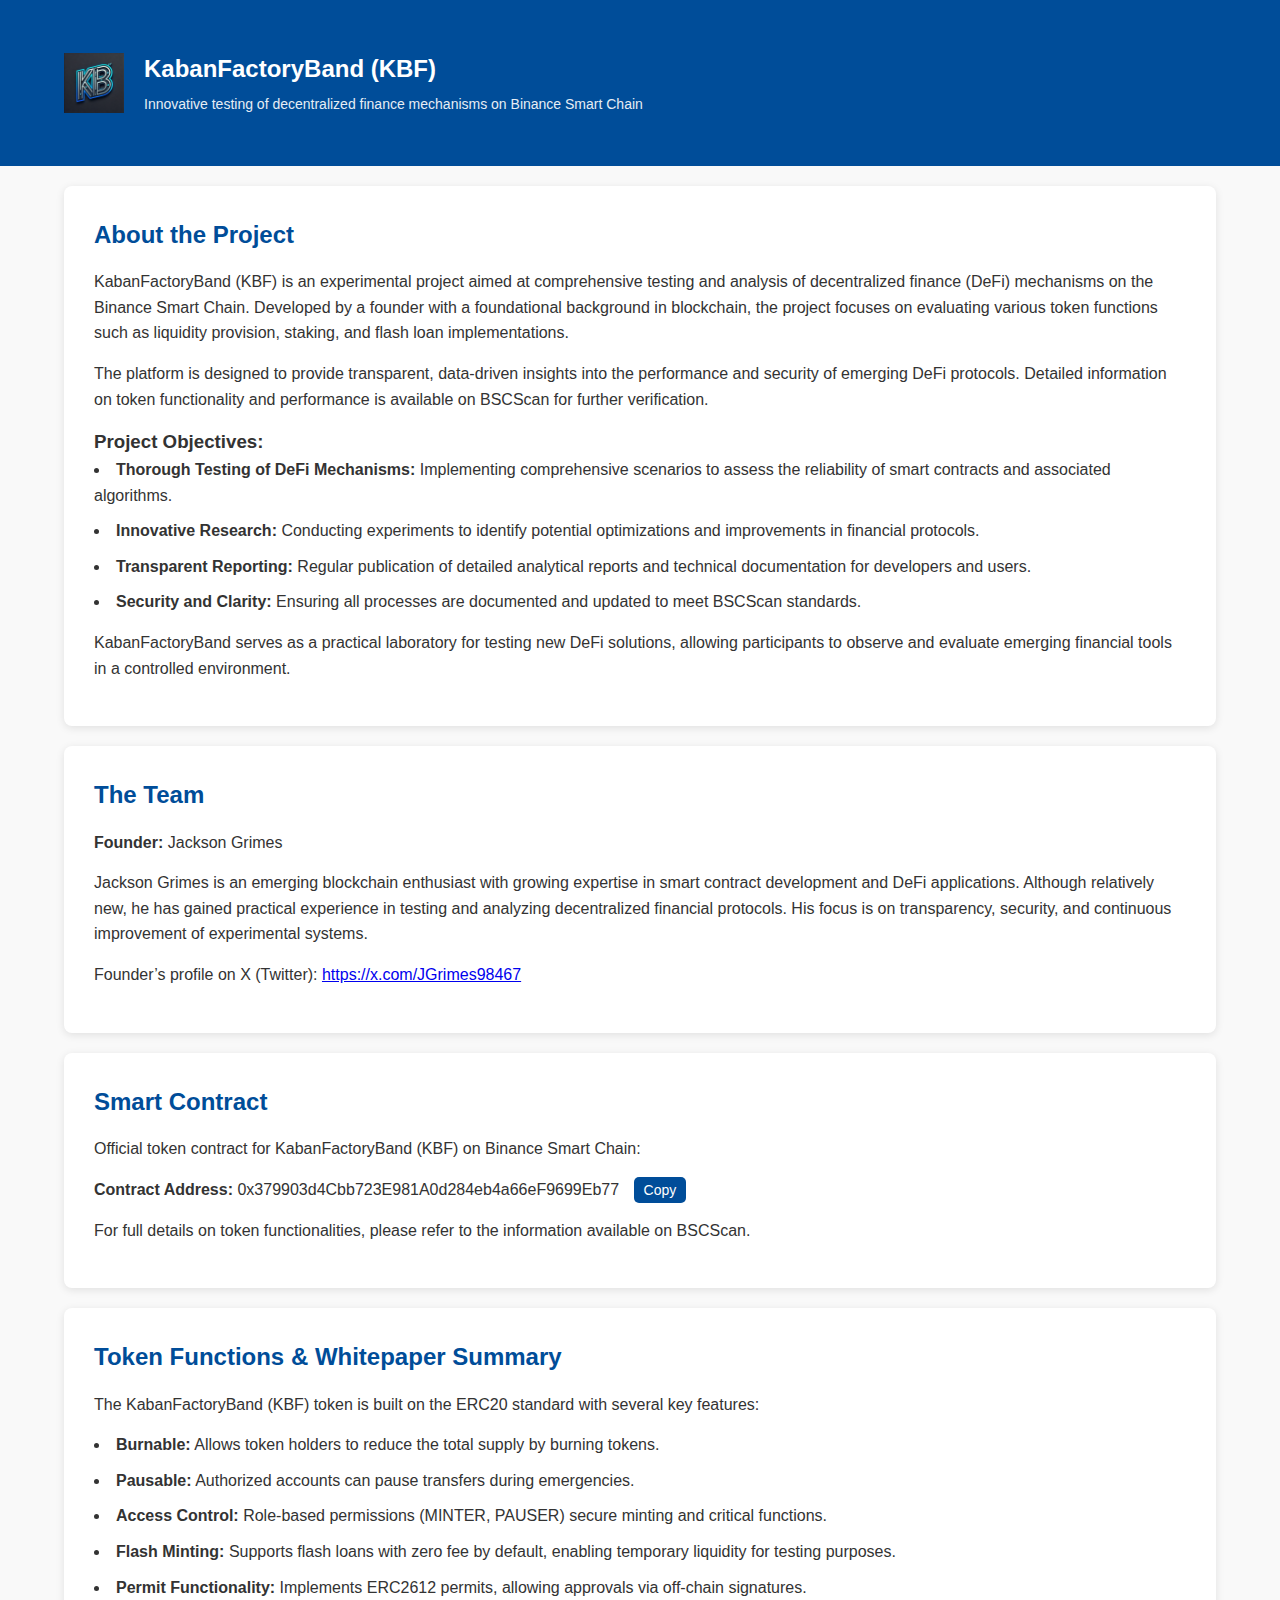
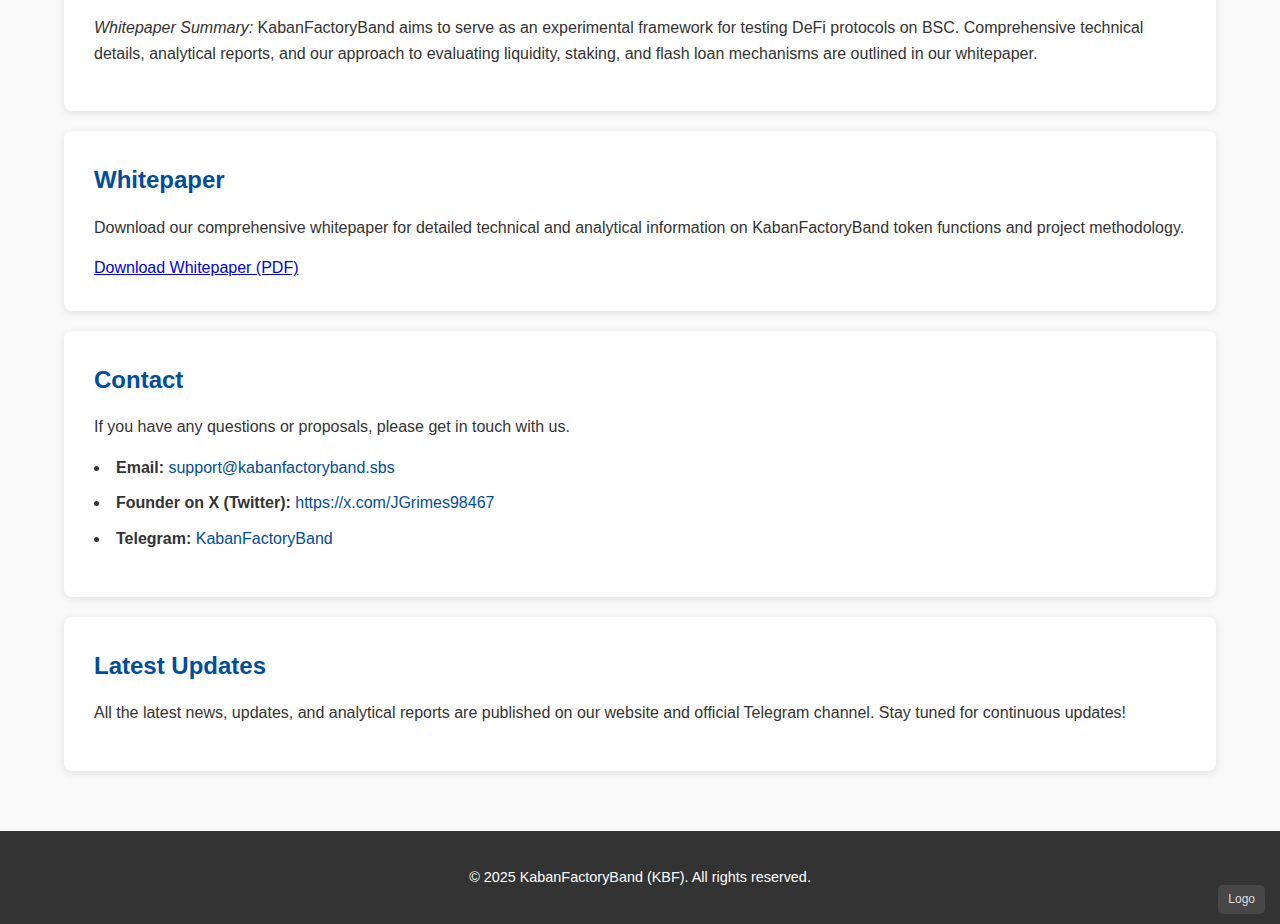
<file: index.html>
<!DOCTYPE html>
<html lang="en">
<head>
  <meta charset="UTF-8">
  <meta name="viewport" content="width=device-width, initial-scale=1">
  <title>KabanFactoryBand (KBF) – Experimental Project in DeFi</title>
  <link rel="stylesheet" href="css/style.css">
</head>
<body>
  <header class="header">
    <div class="container header-content">
      <img src="images/logopng.png" alt="KabanFactoryBand Logo" class="logo-small">
      <div class="header-text">
        <h1>KabanFactoryBand (KBF)</h1>
        <p>Innovative testing of decentralized finance mechanisms on Binance Smart Chain</p>
      </div>
    </div>
  </header>

  <main class="container">
    <!-- About Section -->
    <section id="about" class="section">
      <h2>About the Project</h2>
      <p>
        KabanFactoryBand (KBF) is an experimental project aimed at comprehensive testing and analysis of decentralized finance (DeFi) mechanisms on the Binance Smart Chain. Developed by a founder with a foundational background in blockchain, the project focuses on evaluating various token functions such as liquidity provision, staking, and flash loan implementations.
      </p>
      <p>
        The platform is designed to provide transparent, data-driven insights into the performance and security of emerging DeFi protocols. Detailed information on token functionality and performance is available on BSCScan for further verification.
      </p>
      <h3>Project Objectives:</h3>
      <ul>
        <li><strong>Thorough Testing of DeFi Mechanisms:</strong> Implementing comprehensive scenarios to assess the reliability of smart contracts and associated algorithms.</li>
        <li><strong>Innovative Research:</strong> Conducting experiments to identify potential optimizations and improvements in financial protocols.</li>
        <li><strong>Transparent Reporting:</strong> Regular publication of detailed analytical reports and technical documentation for developers and users.</li>
        <li><strong>Security and Clarity:</strong> Ensuring all processes are documented and updated to meet BSCScan standards.</li>
      </ul>
      <p>
        KabanFactoryBand serves as a practical laboratory for testing new DeFi solutions, allowing participants to observe and evaluate emerging financial tools in a controlled environment.
      </p>
    </section>

    <!-- Team Section -->
    <section id="team" class="section">
      <h2>The Team</h2>
      <p>
        <strong>Founder:</strong> Jackson Grimes
      </p>
      <p>
        Jackson Grimes is an emerging blockchain enthusiast with growing expertise in smart contract development and DeFi applications. Although relatively new, he has gained practical experience in testing and analyzing decentralized financial protocols. His focus is on transparency, security, and continuous improvement of experimental systems.
      </p>
      <p>
        Founder’s profile on X (Twitter): <a href="https://x.com/JGrimes98467" target="_blank">https://x.com/JGrimes98467</a>
      </p>
    </section>

    <!-- Contract Section -->
    <section id="contract" class="section">
      <h2>Smart Contract</h2>
      <p>Official token contract for KabanFactoryBand (KBF) on Binance Smart Chain:</p>
      <p><strong>Contract Address:</strong> 
        <span id="contract-address">0x379903d4Cbb723E981A0d284eb4a66eF9699Eb77</span>
        <button class="copy-btn" onclick="copyToClipboard()">Copy</button>
      </p>
      <p>
        For full details on token functionalities, please refer to the information available on BSCScan.
      </p>
    </section>

    <!-- Token Functions Section -->
    <section id="token-functions" class="section">
      <h2>Token Functions & Whitepaper Summary</h2>
      <p>
        The KabanFactoryBand (KBF) token is built on the ERC20 standard with several key features:
      </p>
      <ul>
        <li><strong>Burnable:</strong> Allows token holders to reduce the total supply by burning tokens.</li>
        <li><strong>Pausable:</strong> Authorized accounts can pause transfers during emergencies.</li>
        <li><strong>Access Control:</strong> Role-based permissions (MINTER, PAUSER) secure minting and critical functions.</li>
        <li><strong>Flash Minting:</strong> Supports flash loans with zero fee by default, enabling temporary liquidity for testing purposes.</li>
        <li><strong>Permit Functionality:</strong> Implements ERC2612 permits, allowing approvals via off-chain signatures.</li>
      </ul>
      <p>
        <em>Whitepaper Summary:</em> KabanFactoryBand aims to serve as an experimental framework for testing DeFi protocols on BSC. Comprehensive technical details, analytical reports, and our approach to evaluating liquidity, staking, and flash loan mechanisms are outlined in our whitepaper.
      </p>
    </section>

    <!-- Whitepaper Section -->
    <section id="whitepaper" class="section">
      <h2>Whitepaper</h2>
      <p>
        Download our comprehensive whitepaper for detailed technical and analytical information on KabanFactoryBand token functions and project methodology.
      </p>
      <a href="whitepaper.pdf" class="download-btn" download>Download Whitepaper (PDF)</a>
    </section>

    <!-- Contact Section -->
    <section id="contact" class="section">
      <h2>Contact</h2>
      <p>If you have any questions or proposals, please get in touch with us.</p>
      <ul class="contact-list">
        <li><strong>Email:</strong> <a href="mailto:support@kabanfactoryband.sbs">support@kabanfactoryband.sbs</a></li>
        <li><strong>Founder on X (Twitter):</strong> <a href="https://x.com/JGrimes98467" target="_blank">https://x.com/JGrimes98467</a></li>
        <li><strong>Telegram:</strong> <a href="https://t.me/TokenCripta" target="_blank">KabanFactoryBand</a></li>
      </ul>
    </section>

    <!-- News Section -->
    <section id="news" class="section">
      <h2>Latest Updates</h2>
      <p>
        All the latest news, updates, and analytical reports are published on our website and official Telegram channel. Stay tuned for continuous updates!
      </p>
    </section>
  </main>

  <footer class="footer">
    <div class="container">
      <p>&copy; 2025 KabanFactoryBand (KBF). All rights reserved.</p>
      <a href="images/logoSVG.svg" class="logo-button" download>Logo</a>
    </div>
  </footer>

  <script>
    function copyToClipboard() {
      const contractAddress = document.getElementById("contract-address").textContent;
      navigator.clipboard.writeText(contractAddress).then(() => {
        alert("Contract address copied: " + contractAddress);
      }).catch(err => {
        console.error("Copy error: ", err);
      });
    }
  </script>

</body>
</html>
</file>
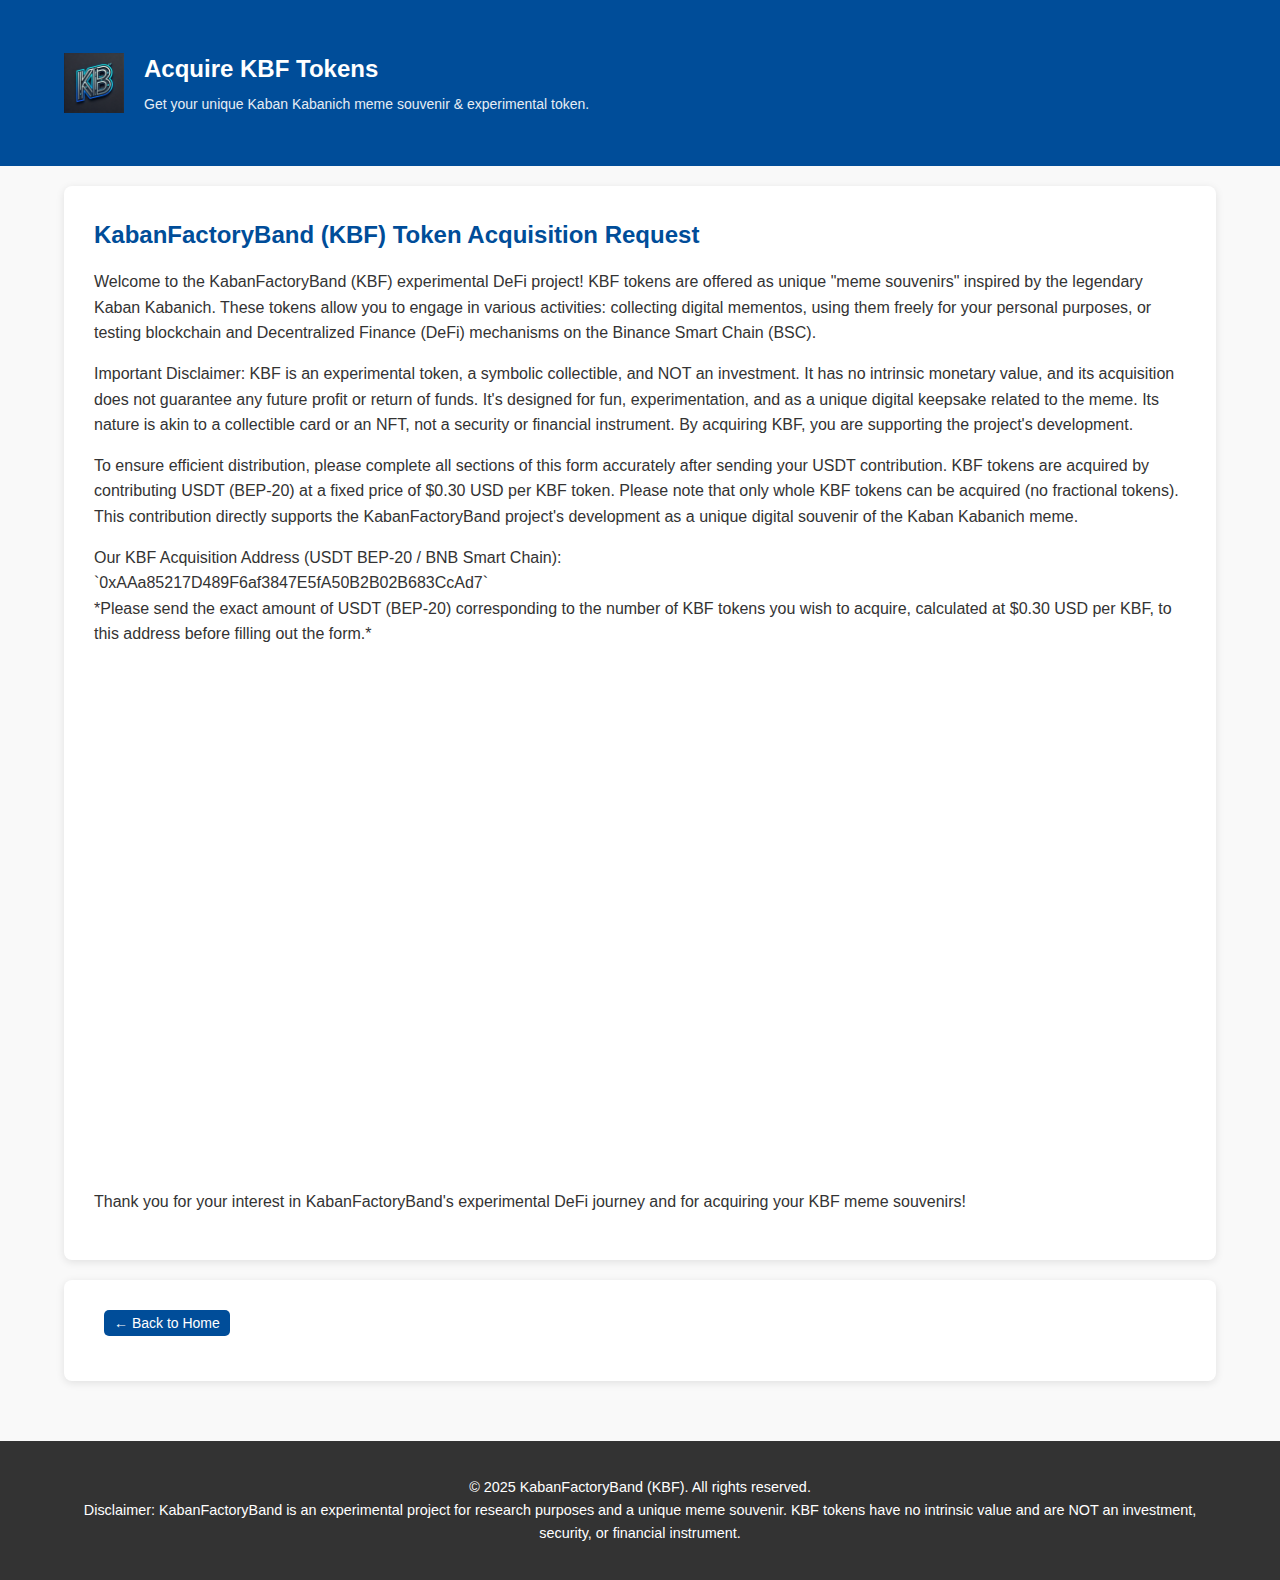
<file: get-kbf.html>
<!DOCTYPE html>
<html lang="en">
<head>
  <meta charset="UTF-8">
  <meta name="viewport" content="width=device-width, initial-scale=1">
  <title>Acquire KBF Tokens – KabanFactoryBand</title>
  <link rel="stylesheet" href="css/style.css">
</head>
<body>
  <header class="header">
    <div class="container header-content">
      <img src="images/logopng.png" alt="KabanFactoryBand Logo" class="logo-small">
      <div class="header-text">
        <h1>Acquire KBF Tokens</h1>
        <p>Get your unique Kaban Kabanich meme souvenir & experimental token.</p>
      </div>
    </div>
  </header>

  <main class="container">
    <section id="kbf-form" class="section">
      <h2>KabanFactoryBand (KBF) Token Acquisition Request</h2>
      <p>
        Welcome to the KabanFactoryBand (KBF) experimental DeFi project! KBF tokens are offered as unique "meme souvenirs" inspired by the legendary Kaban Kabanich. These tokens allow you to engage in various activities: collecting digital mementos, using them freely for your personal purposes, or testing blockchain and Decentralized Finance (DeFi) mechanisms on the Binance Smart Chain (BSC).
      </p>
      <p>
        Important Disclaimer: KBF is an experimental token, a symbolic collectible, and NOT an investment. It has no intrinsic monetary value, and its acquisition does not guarantee any future profit or return of funds. It's designed for fun, experimentation, and as a unique digital keepsake related to the meme. Its nature is akin to a collectible card or an NFT, not a security or financial instrument. By acquiring KBF, you are supporting the project's development.
      </p>
      <p>
        To ensure efficient distribution, please complete all sections of this form accurately after sending your USDT contribution. KBF tokens are acquired by contributing USDT (BEP-20) at a fixed price of $0.30 USD per KBF token. Please note that only whole KBF tokens can be acquired (no fractional tokens). This contribution directly supports the KabanFactoryBand project's development as a unique digital souvenir of the Kaban Kabanich meme.
      </p>
      <p>
        Our KBF Acquisition Address (USDT BEP-20 / BNB Smart Chain):
        <br>
        `0xAAa85217D489F6af3847E5fA50B2B02B683CcAd7`
        <br>
        *Please send the exact amount of USDT (BEP-20) corresponding to the number of KBF tokens you wish to acquire, calculated at $0.30 USD per KBF, to this address before filling out the form.*
      </p>
      
      <iframe src="https://docs.google.com/forms/d/e/1FAIpQLSeUHhLz-6qFM_FlwQB7t0ROqK9X1bYYGSNTU1TygOABqobjnQ/viewform?embedded=true" 
              style="width: 100%; max-width: 700px; height: 100vh; max-height: 520px; border: 0;"
              frameborder="0" marginheight="0" marginwidth="0">Loading…</iframe>
      <p>Thank you for your interest in KabanFactoryBand's experimental DeFi journey and for acquiring your KBF meme souvenirs!</p>
    </section>

    <section id="back-to-home" class="section">
      <p><a href="index.html" class="copy-btn" style="text-decoration: none;">← Back to Home</a></p>
    </section>
  </main>

  <footer class="footer">
    <div class="container">
      <p>© 2025 KabanFactoryBand (KBF). All rights reserved.</p>
      <p>Disclaimer: KabanFactoryBand is an experimental project for research purposes and a unique meme souvenir. KBF tokens have no intrinsic value and are NOT an investment, security, or financial instrument.</p>
    </div>
  </footer>
</body>
</html>
</file>
<file: css/style.css>
/* Сброс стилей */
* {
  margin: 0;
  padding: 0;
  box-sizing: border-box;
}

body {
  font-family: 'Segoe UI', Tahoma, Geneva, Verdana, sans-serif;
  line-height: 1.6;
  color: #333;
  background-color: #f9f9f9;
}

.container {
  width: 90%;
  max-width: 1200px;
  margin: 0 auto;
  padding: 20px 0;
}

/* Шапка */
.header {
  background-color: #004d99;
  color: #fff;
  padding: 30px 0;
}

.header-content {
  display: flex;
  align-items: center;
  gap: 20px;
}

.header .logo-small {
  width: 60px;
  height: 60px;
}

.header-text {
  display: flex;
  flex-direction: column;
}

.header-text h1 {
  font-size: 24px;
  margin-bottom: 5px;
}

.header-text p {
  font-size: 14px;
  opacity: 0.9;
}

/* Основные разделы */
.section {
  background-color: #fff;
  padding: 30px;
  margin-bottom: 20px;
  border-radius: 8px;
  box-shadow: 0 2px 8px rgba(0,0,0,0.1);
}

.section h2 {
  margin-bottom: 15px;
  color: #004d99;
}

.section p {
  margin-bottom: 15px;
}

.section ul {
  list-style: disc inside;
  margin-bottom: 15px;
}

.section ul li {
  margin-bottom: 10px;
}

/* Контакты */
.contact-list {
  list-style: none;
  padding-left: 0;
}

.contact-list li {
  margin-bottom: 10px;
}

.contact-list a {
  color: #004d99;
  text-decoration: none;
}

.contact-list a:hover {
  text-decoration: underline;
}

/* Кнопка копирования */
.copy-btn {
  background-color: #004d99;
  color: white;
  border: none;
  padding: 5px 10px;
  border-radius: 5px;
  cursor: pointer;
  margin-left: 10px;
  font-size: 14px;
}

.copy-btn:hover {
  background-color: #003366;
}

/* Футер */
.footer {
  background-color: #333;
  color: #fff;
  text-align: center;
  padding: 15px 0;
  margin-top: 20px;
  font-size: 0.9em;
  position: relative;
}

.logo-button {
  position: absolute;
  right: 15px;
  bottom: 10px;
  background-color: rgba(255, 255, 255, 0.1);
  color: #ddd;
  padding: 5px 10px;
  border-radius: 5px;
  font-size: 12px;
  text-decoration: none;
  transition: 0.3s;
}

.logo-button:hover {
  background-color: rgba(255, 255, 255, 0.3);
  color: #fff;
}
</file>
